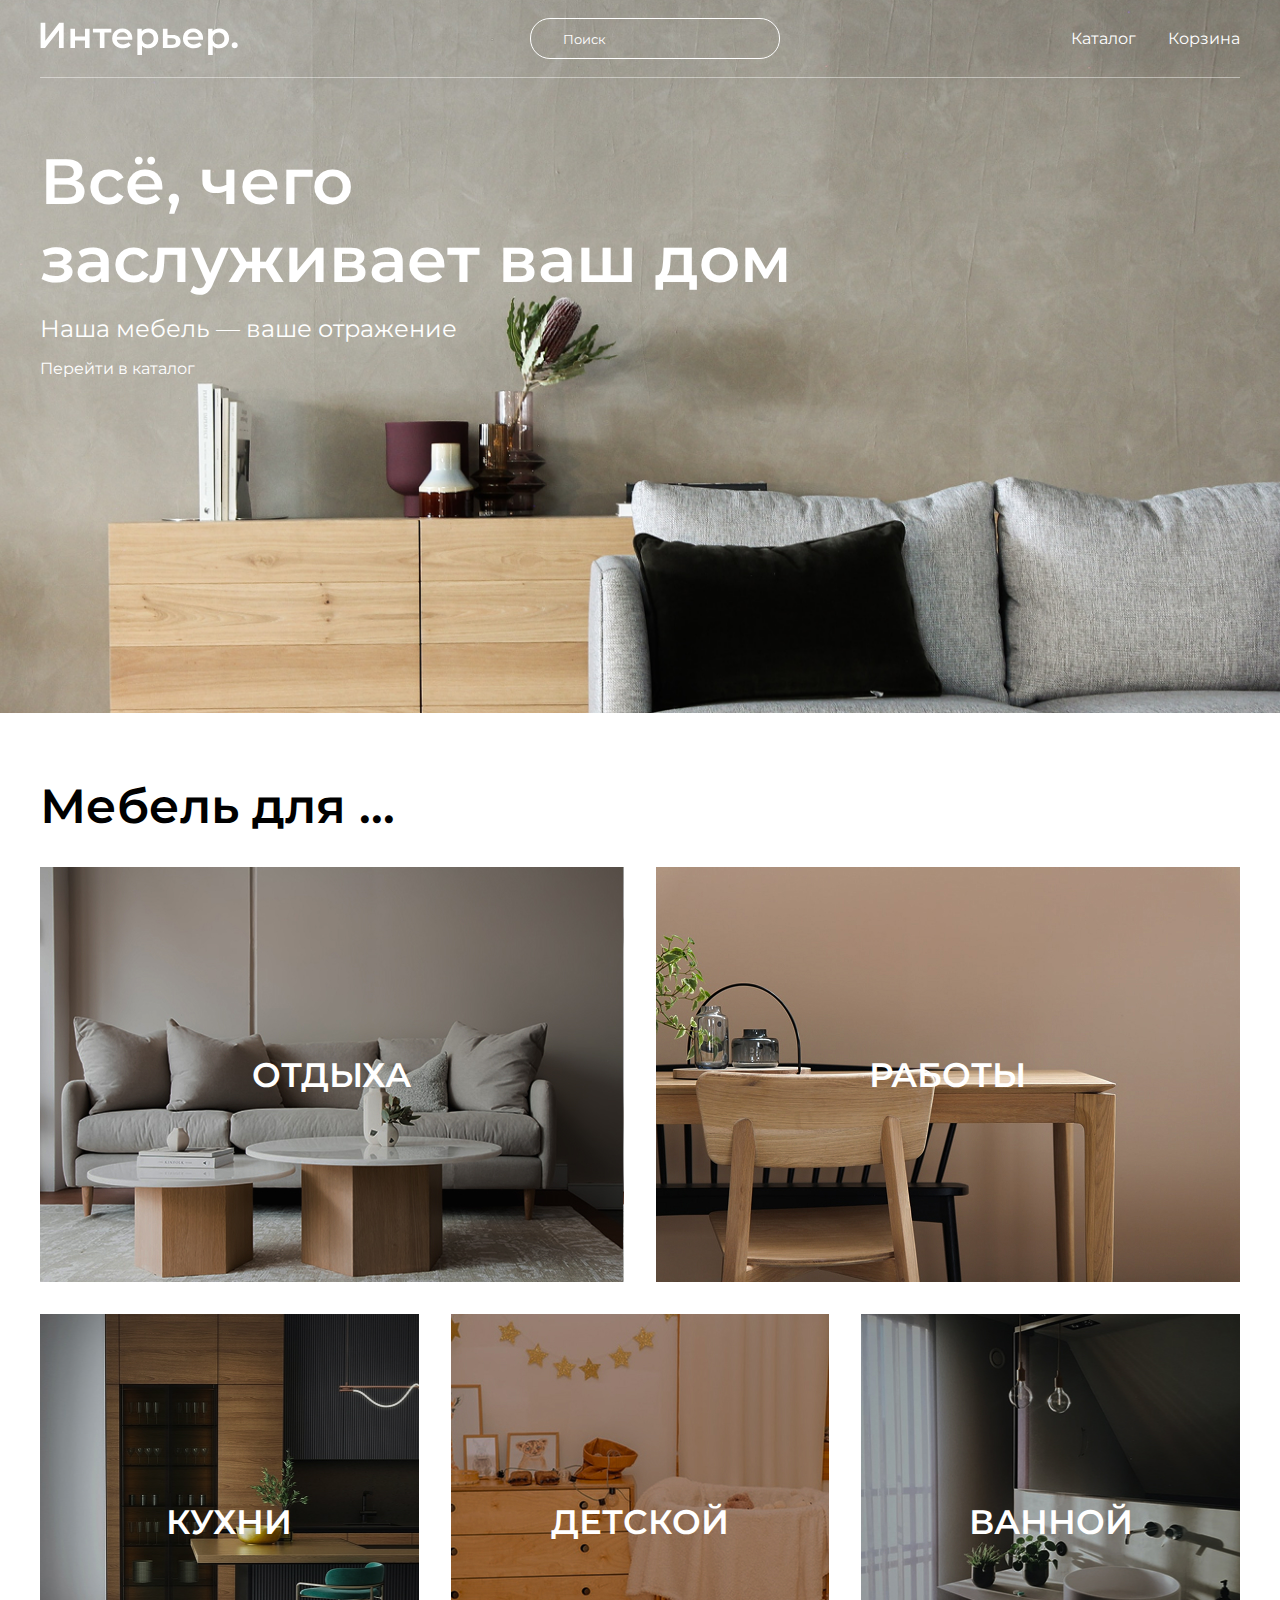
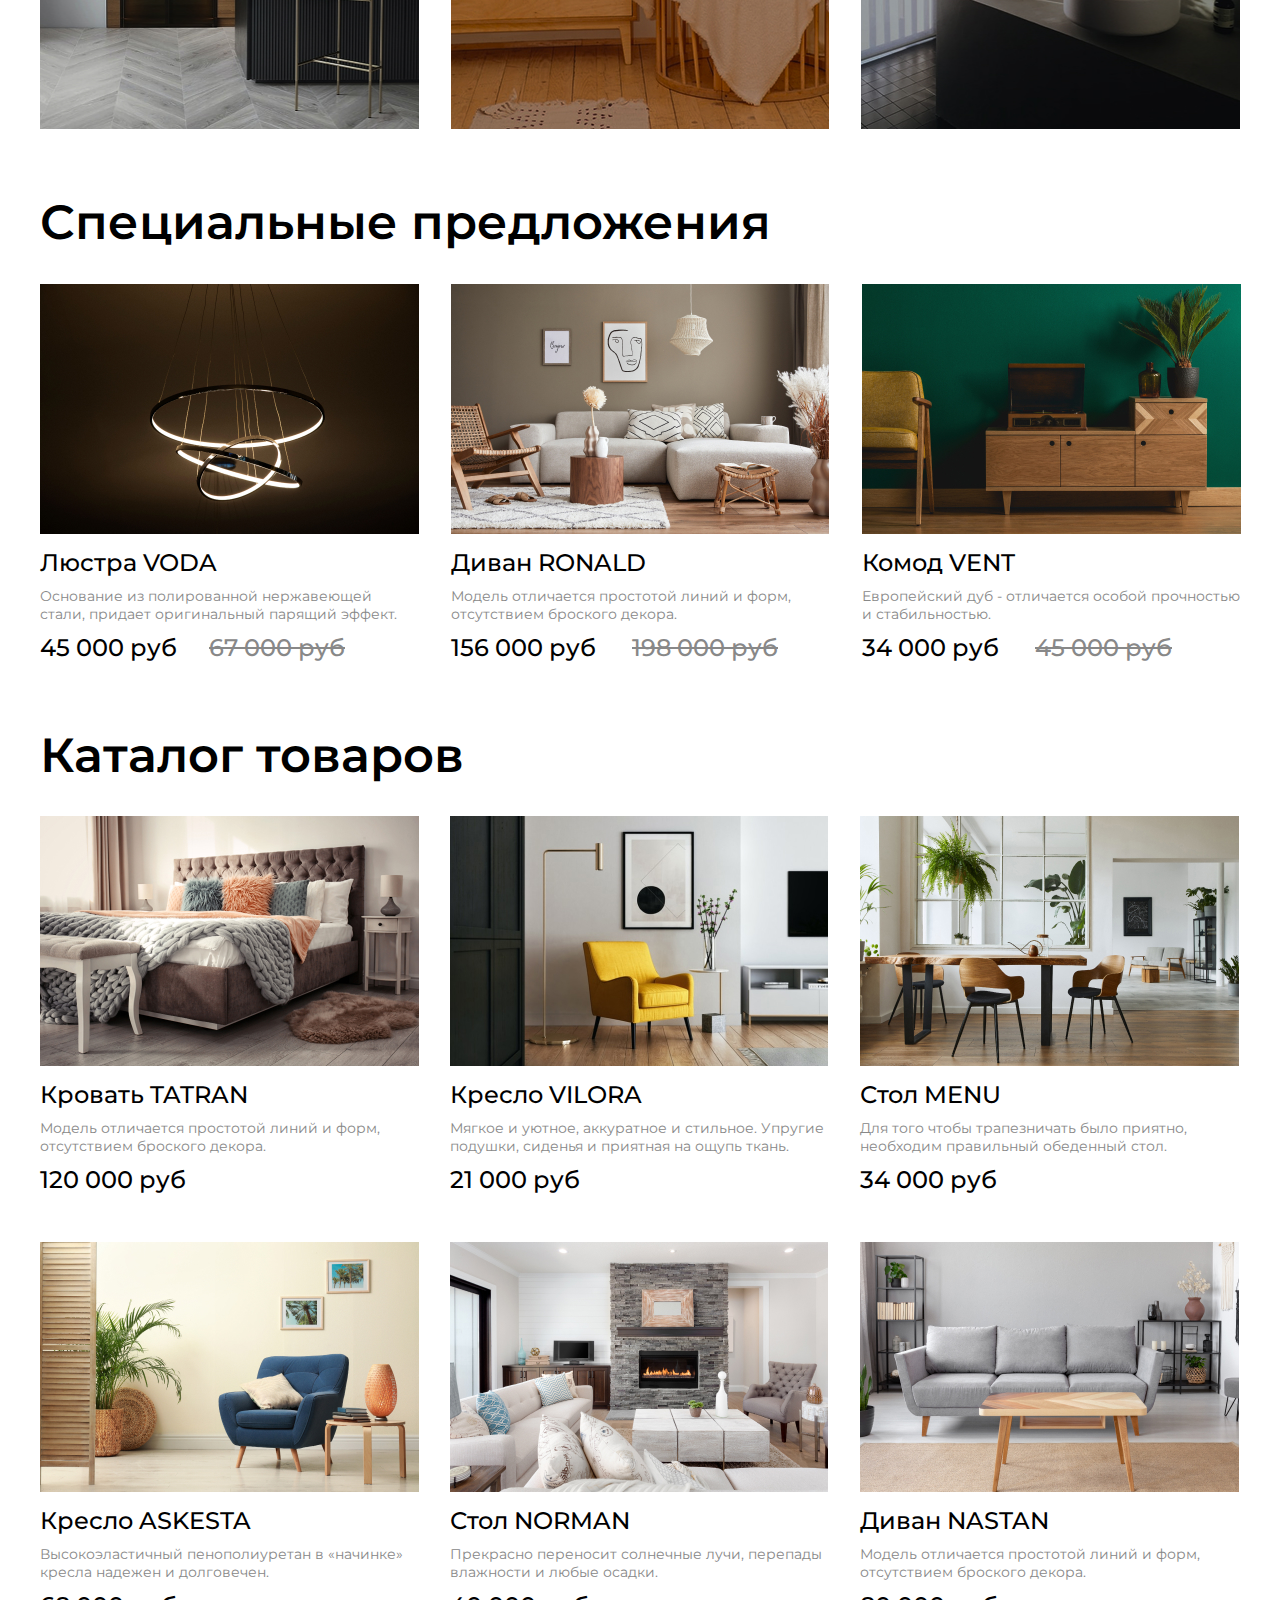
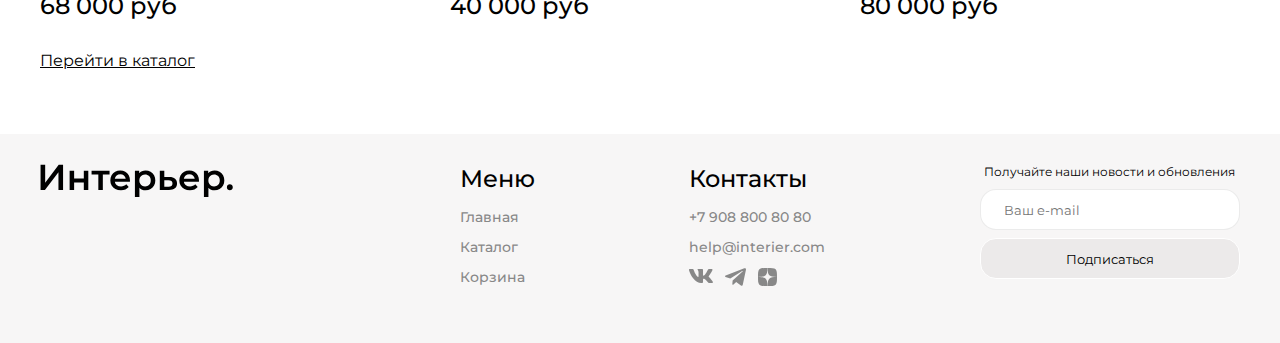
<file: index.html>
<!DOCTYPE html>
<html lang="en">

<head>
    <meta charset="UTF-8">
    <meta name="viewport" content="width=device-width, initial-scale=1.0">
    <title>Document</title>
    <link rel="stylesheet" href="style.css">
</head>

<body>
    <header class="header">
        <div class="header__center">
            <div class="header__menu">
                <img src="svg/logo.svg" alt="logo" class="header__logo">
                <input type="search" placeholder="Поиск" class="header__input">
                <ul class="header__nav">
                    <li class="header__nav-item"> <a href="catalog.html" class="header__link">Каталог</a></li>
                    <li class="header__nav-item header__cart-wrapper"> <a href="cart.html"
                            class="header__link">Корзина</a>
                        <div class="cart-modal">
                            <div class="cart-modal__title">Ваша корзина</div>
                            <div class="cart-modal__items">
                                <div class="cart-modal__item">
                                    <img src="img/Диван-NASTAN.jpg" alt="Диван NASTAN" class="cart-modal__img">
                                    <div>
                                        <div class="cart-modal__name">Диван NASTAN</div>
                                        <div class="cart-modal__price">80 000 руб</div>
                                    </div>
                                </div>
                                <div class="cart-modal__item">
                                    <img src="img/Кресло-VILORA.jpg" alt="Кресло VILORA" class="cart-modal__img">
                                    <div>
                                        <div class="cart-modal__name">Кресло VILORA</div>
                                        <div class="cart-modal__price">21 000 руб</div>
                                    </div>
                                </div>
                            </div>
                            <a href="cart.html" class="cart-modal__btn">Перейти в корзину</a>
                        </div>
                    </li>
                </ul>
                <div class="menu-mobile">
                    <a href="#">
                        <img src="svg/Group202.png" alt="поиск">
                        <span class="visually-hidden">Поиск</span>
                    </a>
                    <a href="catalog.html">
                        <img src="svg/Group201.png" alt="каталог">
                        <span class="visually-hidden">Перейти в каталог</span>
                    </a>
                    <a href="cart.html">
                        <img src="svg/Group54.png" alt="корзина">
                        <span class="visually-hidden">Перейти в корзину</span>
                    </a>
                </div>
            </div>
            <h1 class="header__title">Всё, чего заслуживает ваш дом</h1>
            <p class="header__info">Наша мебель — ваше отражение</p>
            <a href="catalog.html" class="header__link">Перейти в каталог</a>
        </div>
    </header>
    <main class="main">
        <section class="area">
            <h2 class="area__title"> Мебель для ...</h2>
            <div class="area__content">
                <article class="area__rest area__item-big">
                    <p class="area__name">отдыха</p>
                </article>
                <article class="area__work area__item-big">
                    <p class="area__name">работы</p>
                </article>
                <article class="area__kitchen area__item">
                    <p class="area__name">кухни</p>
                </article>
                <article class="area__children area__item">
                    <p class="area__name">детской</p>
                </article>
                <article class="area__bathroom area__item">
                    <p class="area__name">ванной</p>
                </article>
            </div>
        </section>
        <section class="specialties">
            <h2 class="specialties__title">Специальные предложения </h2>
            <div class="specialties__content">
                <article class="product">
                    <div class="bags">
                        <a href="cart.html" class="button" aria-label="В корзину">
                            <img src="svg/Group4.svg" alt="корзина">
                        </a>
                        <a href="#" class="button" aria-label="Избранное">
                            <img src="svg/coolicon.svg" alt="избранное" class="button__icon-fave">
                        </a>
                    </div>
                    <img src="img/Люстра-VODA.jpg" alt="chandelier voda" class="product__img">
                    <h3 class="product__title">Люстра VODA</h3>
                    <p class="product__text">Основание из полированной нержавеющей стали, придает оригинальный парящий
                        эффект.</p>
                    <div class="product__box-price">
                        <span class="price"> 45 000 руб</span>
                        <span class="price-sale"> 67 000 руб</span>
                    </div>
                </article>
                <article class="product">
                    <div class="bags">
                        <a href="cart.html" class="button" aria-label="В корзину">
                            <img src="svg/Group4.svg" alt="корзина">
                        </a>
                        <a href="#" class="button" aria-label="Избранное">
                            <img src="svg/coolicon.svg" alt="избранное" class="button__icon-fave">
                        </a>
                    </div>
                    <img src="img/Диван-RONALD.jpg" alt="sofa-ronald" class="product__img">
                    <h3 class="product__title">Диван RONALD</h3>
                    <p class="product__text">Модель отличается простотой линий и форм, отсутствием броского декора.</p>
                    <div class="product-box-price">
                        <span class="price">156 000 руб</span>
                        <span class="price-sale">198 000 руб</span>
                    </div>
                </article>
                <article class="product">
                    <div class="bags">
                        <a href="cart.html" class="button" aria-label="В корзину">
                            <img src="svg/Group4.svg" alt="корзина">
                        </a>
                        <a href="#" class="button" aria-label="Избранное">
                            <img src="svg/coolicon.svg" alt="избранное" class="button__icon-fave">
                        </a>
                    </div>
                    <img src="img/Комод-VENT.jpg" alt="cupboard-vent" class="product__img">
                    <h3 class="product__title">Комод VENT</h3>
                    <p class="product__text">Европейский дуб - отличается особой прочностью и стабильностью.</p>
                    <div class="product-box-price">
                        <span class="price">34 000 руб</span>
                        <span class="price-sale">45 000 руб</span>
                    </div>
                </article>
            </div>
        </section>
        <section class="catalog">
            <h2 class="catalog__title">Каталог товаров</h2>
            <div class="catalog__content">
                <article class="product">
                    <div class="bags">
                        <a href="cart.html" class="button" aria-label="В корзину">
                            <img src="svg/Group4.svg" alt="корзина">
                        </a>
                        <a href="#" class="button" aria-label="Избранное">
                            <img src="svg/heart_outline.svg" alt="избранное" class="button__icon-fave">
                        </a>
                    </div>
                    <img src="img/Кровать-TATRAN.jpg" alt="bed-tatran" class="product__img">
                    <h3 class="product__title">Кровать TATRAN</h3>
                    <p class="product__text">Модель отличается простотой линий и форм, отсутствием броского декора.</p>
                    <p class="price">120 000 руб</p>
                </article>
                <article class="product">
                    <div class="bags">
                        <a href="cart.html" class="button" aria-label="В корзину">
                            <img src="svg/Group4.svg" alt="корзина">
                        </a>
                        <a href="#" class="button" aria-label="Избранное">
                            <img src="svg/heart_outline.svg" alt="избранное" class="button__icon-fave">
                        </a>
                    </div>
                    <img src="img/Кресло-VILORA.jpg" alt="armchair-vilora" class="product__img">
                    <h3 class="product__title">Кресло VILORA</h3>
                    <p class="product__text">Мягкое и уютное, аккуратное и стильное. Упругие подушки, сиденья и приятная
                        на ощупь ткань.</p>
                    <p class="price">21 000 руб</p>
                </article>
                <article class="product">
                    <div class="bags">
                        <a href="cart.html" class="button" aria-label="В корзину">
                            <img src="svg/Group4.svg" alt="корзина">
                        </a>
                        <a href="#" class="button" aria-label="Избранное">
                            <img src="svg/heart_outline.svg" alt="избранное" class="button__icon-fave">
                        </a>
                    </div>
                    <img src="img/Стол-MENU.jpg" alt="table-menu" class="product__img">
                    <h3 class="product__title">Стол MENU</h3>
                    <p class="product__text">Для того чтобы трапезничать было приятно, необходим правильный обеденный
                        стол.</p>
                    <p class="price">34 000 руб</p>
                </article>
                <article class="product">
                    <div class="bags">
                        <a href="cart.html" class="button" aria-label="В корзину">
                            <img src="svg/Group4.svg" alt="корзина">
                        </a>
                        <a href="#" class="button" aria-label="Избранное">
                            <img src="svg/heart_outline.svg" alt="избранное" class="button__icon-fave">
                        </a>
                    </div>
                    <img src="img/Кресло-ASKESTA.jpg" alt="armchair-asketa" class="product__img">
                    <h3 class="product__title">Кресло ASKESTA</h3>
                    <p class="product__text">Высокоэластичный пенополиуретан в «начинке» кресла надежен и долговечен.
                    </p>
                    <p class="price">68 000 руб</p>
                </article>
                <article class="product">
                    <div class="bags">
                        <a href="cart.html" class="button" aria-label="В корзину">
                            <img src="svg/Group4.svg" alt="корзина">
                        </a>
                        <a href="#" class="button" aria-label="Избранное">
                            <img src="svg/heart_outline.svg" alt="избранное" class="button__icon-fave">
                        </a>
                    </div>
                    <img src="img/Стол-NORMAN.jpg" alt="table-norman" class="product__img">
                    <h3 class="product__title">Стол NORMAN</h3>
                    <p class="product__text">Прекрасно переносит солнечные лучи, перепады влажности и любые осадки.</p>
                    <p class="price">40 000 руб</p>
                </article>
                <article class="product">
                    <div class="bags">
                        <a href="cart.html" class="button" aria-label="В корзину">
                            <img src="svg/Group4.svg" alt="корзина">
                        </a>
                        <a href="#" class="button" aria-label="Избранное">
                            <img src="svg/heart_outline.svg" alt="избранное" class="button__icon-fave">
                        </a>
                    </div>
                    <img src="img/Диван-NASTAN.jpg" alt="sofa-nastan" class="product__img">
                    <h3 class="product__title">Диван NASTAN</h3>
                    <p class="product__text">Модель отличается простотой линий и форм, отсутствием броского декора.</p>
                    <p class="price">80 000 руб</p>
                </article>
            </div>
            <a href="catalog.html" class="catalog__link">Перейти в каталог</a>
        </section>
    </main>
    <footer class="footer">
        <div class="footer__content">
            <div class="footer__logo">
                <img src="svg/footer__logo.svg" alt="Лого">
            </div>

            <nav class="footer__nav">
                <h4 class="footer__title">Меню</h4>
                <ul>
                    <li><a href="index.html" class="footer__nav-link">Главная</a> </li>
                    <li><a href="catalog.html" class="footer__nav-link">Каталог</a></li>
                    <li><a href="cart.html" class="footer__nav-link">Корзина</a></li>
                </ul>
            </nav>
            <div class="footer__info">
                <div class="footer-contacts">
                    <h4 class="footer__title">Контакты</h4>
                    <a href="number" class="footer__nav-link">+7 908 800 80 80</a>
                    <a href="email" class="footer__nav-link">help@interier.com</a>
                    <div class="footer__icons">
                        <a href="https://vk.com/" class="footer-item1"> <img src="svg/vk.svg" alt="VK"></a>
                        <a href="https://web.telegram.org/a/" class="footer-item2"><img src="svg/telegram.svg"
                                alt="Телеграмм"></a>
                        <a href="https://dzen.ru/" class="footer-item3"><img src="svg/dzen.svg" alt="Дзен"></a>
                    </div>
                </div>
            </div>
            <div class="footer__form">
                <p class="footer__text">Получайте наши новости и обновления</p>
                <input type="email" class="footer__input" placeholder="Ваш e-mail">
                <button class="footer__button" type="submit">Подписаться</button>

            </div>
        </div>
    </footer>
</body>

</html>
</file>
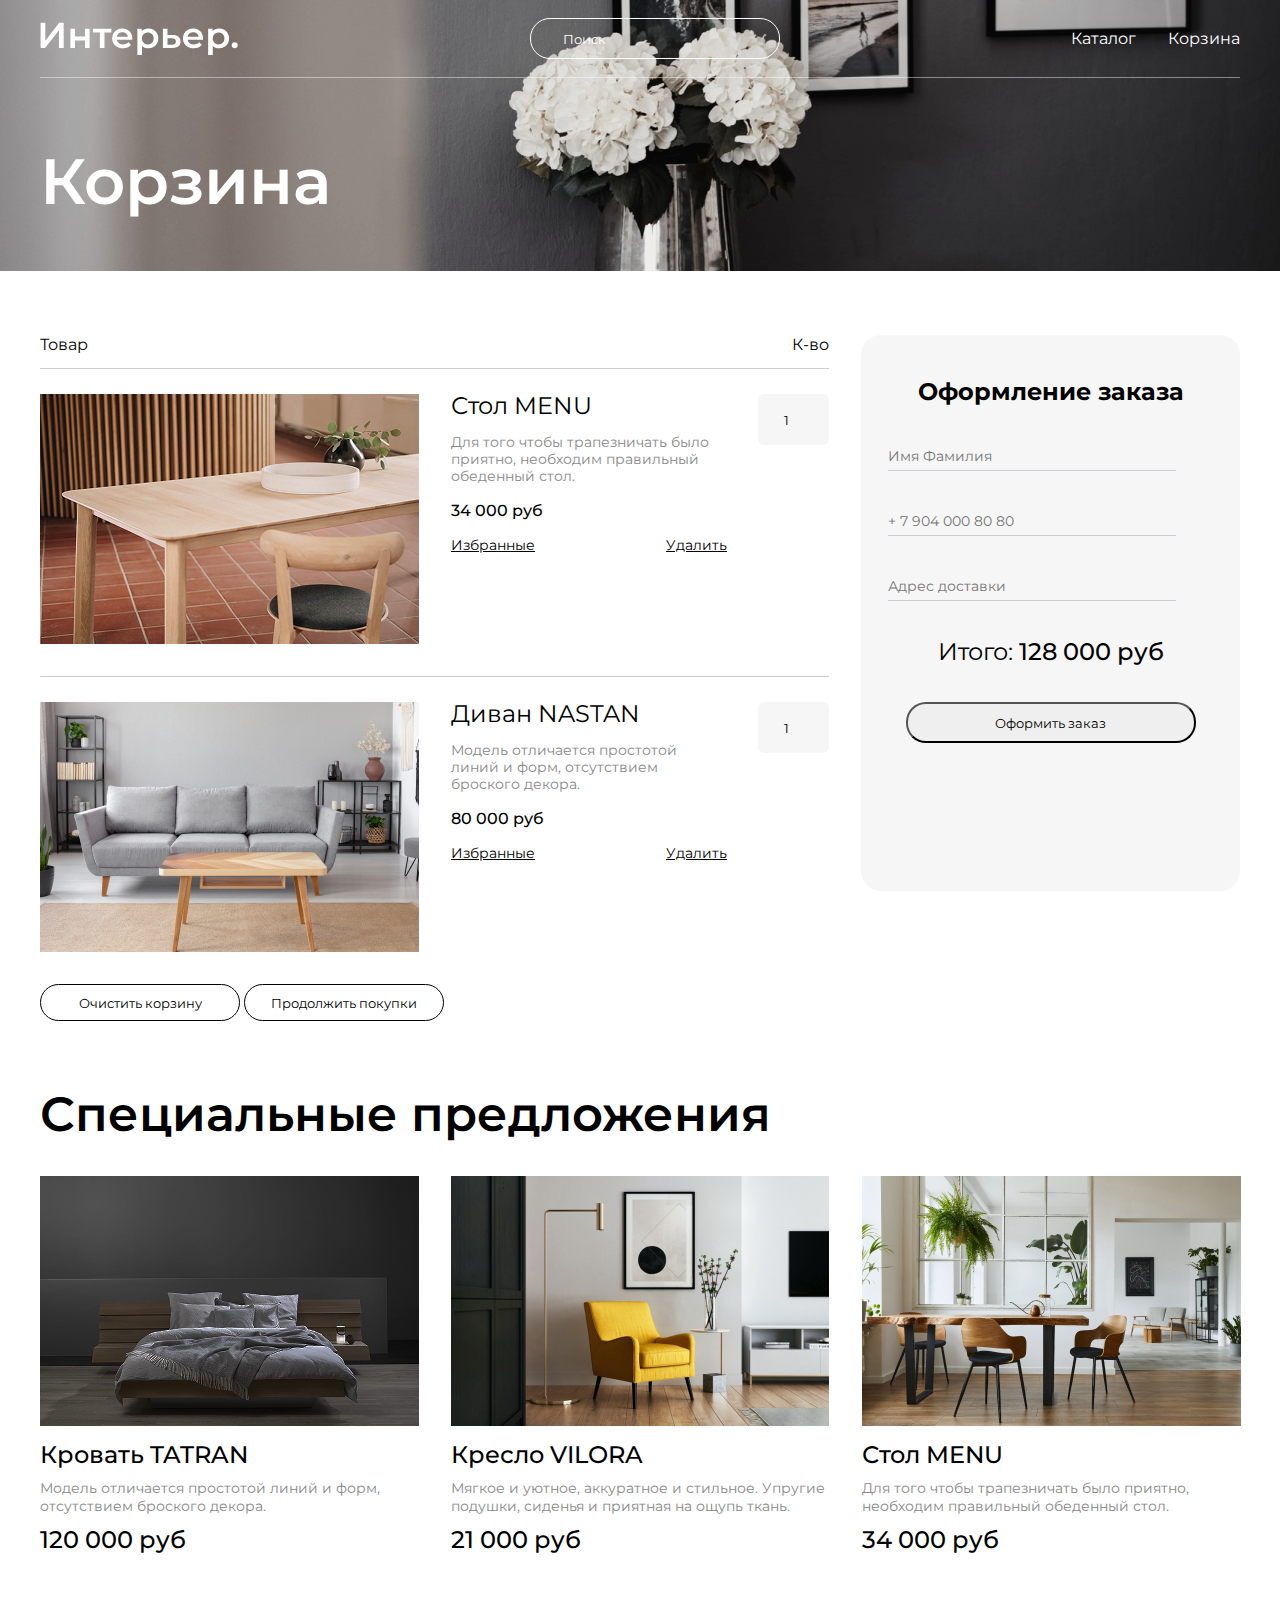
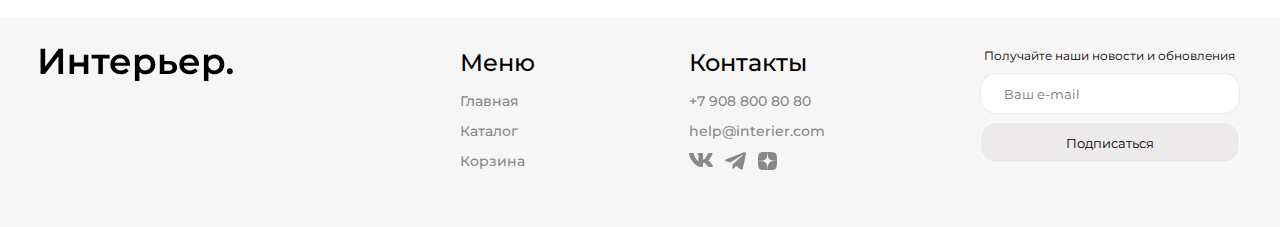
<file: cart.html>
<!DOCTYPE html>
<html lang="en">

<head>
    <meta charset="UTF-8">
    <meta name="viewport" content="width=device-width, initial-scale=1.0">
    <title>Document</title>
    <link rel="stylesheet" href="style.css">
    <link href="https://fonts.googleapis.com/css2?family=Montserrat:wght@100..900&display=swap" rel="stylesheet">
</head>

<body>
    <header class="header__cart">
        <div class="header__center">
            <div class="header__menu">
                <img src="svg/logo.svg" alt="logo" class="header__logo">
                <input type="search" placeholder="Поиск" class="header__input">
                <ul class="header__nav">
                    <li class="header__nav-item"> <a href="catalog.html" class="header__link">Каталог</a></li>
                    <li class="header__nav-item"> <a href="cart.html" class="header__link">Корзина</a></li>
                </ul>
                <div class="menu-mobile">
                    <a href="#">
                        <img src="svg/Group202.png" alt="поиск">
                        <span class="visually-hidden">Поиск</span>
                    </a>
                    <a href="catalog.html">
                        <img src="svg/Group201.png" alt="каталог">
                        <span class="visually-hidden">Перейти в каталог</span>
                    </a>
                    <a href="cart.html">
                        <img src="svg/Group54.png" alt="корзина">
                        <span class="visually-hidden">Перейти в корзину</span>
                    </a>
                </div>
            </div>
            <div>
                <h1 class="header__title">Корзина</h1>
            </div>
        </div>
    </header>
    <main class="main">
        <section class="cart">
            <article class="cart__content">
                <div class="cart__name-box">
                    <p class="cart__name-box-item">Товар</p>
                    <p class="cart__name-box-item">К-во</p>
                </div>
                <div class="cart__item">
                    <div class="cart__left">
                        <img src="img/Стол-MENU_2.png" class="cart__left-img" alt="table-menu">
                        <div class="cart__info">
                            <h4 class="cart__info-title">Стол MENU</h4>
                            <p class="cart__info-text">Для того чтобы трапезничать было приятно, необходим правильный
                                обеденный стол.</p>
                            <p class="cart__info-price">34 000 руб</p>
                            <div class="cart__link-box">
                                <a href="#">Избранные</a>
                                <a href="#">Удалить</a>
                            </div>
                        </div>
                    </div>
                    <input class="cart__input" type="number" value="1" min="1">
                </div>
                <div class="cart__item">
                    <div class="cart__left">
                        <img src="img/Диван-NASTAN.jpg" class="cart__left-img" alt="sofa-nastan">
                        <div class="cart__info">
                            <h4 class="cart__info-title">Диван NASTAN</h4>
                            <p class="cart__info-text">Модель отличается простотой линий и форм, отсутствием броского
                                декора.</p>
                            <p class="cart__info-price">80 000 руб</p>
                            <div class="cart__link-box">
                                <a href="#">Избранные</a>
                                <a href="#">Удалить</a>
                            </div>
                        </div>
                    </div>
                    <input class="cart__input" type="number" value="1" min="1">
                </div>
                <div class="cart__buttons">
                    <button type="reset" class="cart__content-btn">Очистить корзину</button>
                    <button type="submit" class="cart__content-btn2">Продолжить покупки</button>
                </div>
            </article>

            <article class="cart__form">
                <h3 class="cart__form-title">Оформление заказа</h3>
                <input type="text" class="cart__form-item" placeholder="Имя Фамилия">
                <input type="tel" class="cart__form-item" placeholder="+ 7 904 000 80 80">
                <input type="text" class="cart__form-item" placeholder="Адрес доставки">
                <p class="cart__form-price">Итого:
                    <span class="cart__form-sum">128 000 руб</span>
                </p>
                <button type="submit" class="cart__form-btn">Оформить заказ</button>
            </article>
        </section>
        <section class="specialties">
            <h2 class="specialties__title">Специальные предложения </h2>
            <div class="specialties__content">
                <article class="product">
                    <div class="bags">
                        <a href="cart.html" class="button" aria-label="В корзину">
                            <img src="svg/Group4.svg" alt="корзина">
                        </a>
                        <a href="#" class="button" aria-label="Избранное">
                            <img src="svg/heart_outline.svg" alt="избранное" class="button__icon-fave">
                        </a>
                    </div>
                    <img src="img/Кровать-TATRAN_2.jpg" alt="bed-tatran" class="product__img">
                    <h3 class="product__title">Кровать TATRAN</h3>
                    <p class="product__text">Модель отличается простотой линий и форм, отсутствием броского декора.</p>
                    <p class="price">120 000 руб</p>
                </article>
                <article class="product">
                    <div class="bags">
                        <a href="cart.html" class="button" aria-label="В корзину">
                            <img src="svg/Group4.svg" alt="корзина">
                        </a>
                        <a href="#" class="button" aria-label="Избранное">
                            <img src="svg/heart_outline.svg" alt="избранное" class="button__icon-fave">
                        </a>
                    </div>
                    <img src="img/Кресло-VILORA.jpg" alt="armchair-vilora" class="product__img">
                    <h3 class="product__title">Кресло VILORA</h3>
                    <p class="product__text">Мягкое и уютное, аккуратное и стильное. Упругие подушки, сиденья и приятная
                        на ощупь ткань.</p>
                    <p class="price">21 000 руб</p>
                </article>
                <article class="product">
                    <div class="bags">
                        <a href="cart.html" class="button" aria-label="В корзину">
                            <img src="svg/Group4.svg" alt="корзина">
                        </a>
                        <a href="#" class="button" aria-label="Избранное">
                            <img src="svg/heart_outline.svg" alt="избранное" class="button__icon-fave">
                        </a>
                    </div>
                    <img src="img/Стол-MENU.jpg" alt="table-menu" class="product__img">
                    <h3 class="product__title">Стол MENU</h3>
                    <p class="product__text">Для того чтобы трапезничать было приятно, необходим правильный обеденный
                        стол.
                    </p>
                    <p class="price">34 000 руб</p>
                </article>
            </div>
        </section>
    </main>
    <footer class="footer">
        <div class="footer__content">
            <div class="footer__logo">
                <img src="svg/footer__logo.svg" alt="Лого">
            </div>

            <nav class="footer__nav">
                <h4 class="footer__title">Меню</h4>
                <ul>
                    <li><a href="index.html" class="footer__nav-link">Главная</a> </li>
                    <li><a href="catalog.html" class="footer__nav-link">Каталог</a></li>
                    <li><a href="cart.html" class="footer__nav-link">Корзина</a></li>
                </ul>
            </nav>
            <div class="footer__info">
                <div class="footer-contacts">
                    <h4 class="footer__title">Контакты</h4>
                    <a href="number" class="footer__nav-link">+7 908 800 80 80</a>
                    <a href="email" class="footer__nav-link">help@interier.com</a>
                    <div class="footer__icons">
                        <a href="https://vk.com/" class="footer-item1"> <img src="svg/vk.svg" alt="VK"></a>
                        <a href="https://web.telegram.org/a/" class="footer-item2"><img src="svg/telegram.svg" alt="Телеграмм"></a>
                        <a href="https://dzen.ru/" class="footer-item3"><img src="svg/dzen.svg" alt="Дзен"></a>
                    </div>
                </div>
            </div>
            <div class="footer__form">
                <p class="footer__text">Получайте наши новости и обновления</p>
                <input type="email" class="footer__input" placeholder="Ваш e-mail">
                <button class="footer__button" type="submit">Подписаться</button>

            </div>
        </div>
    </footer>
</body>

</html>
</file>
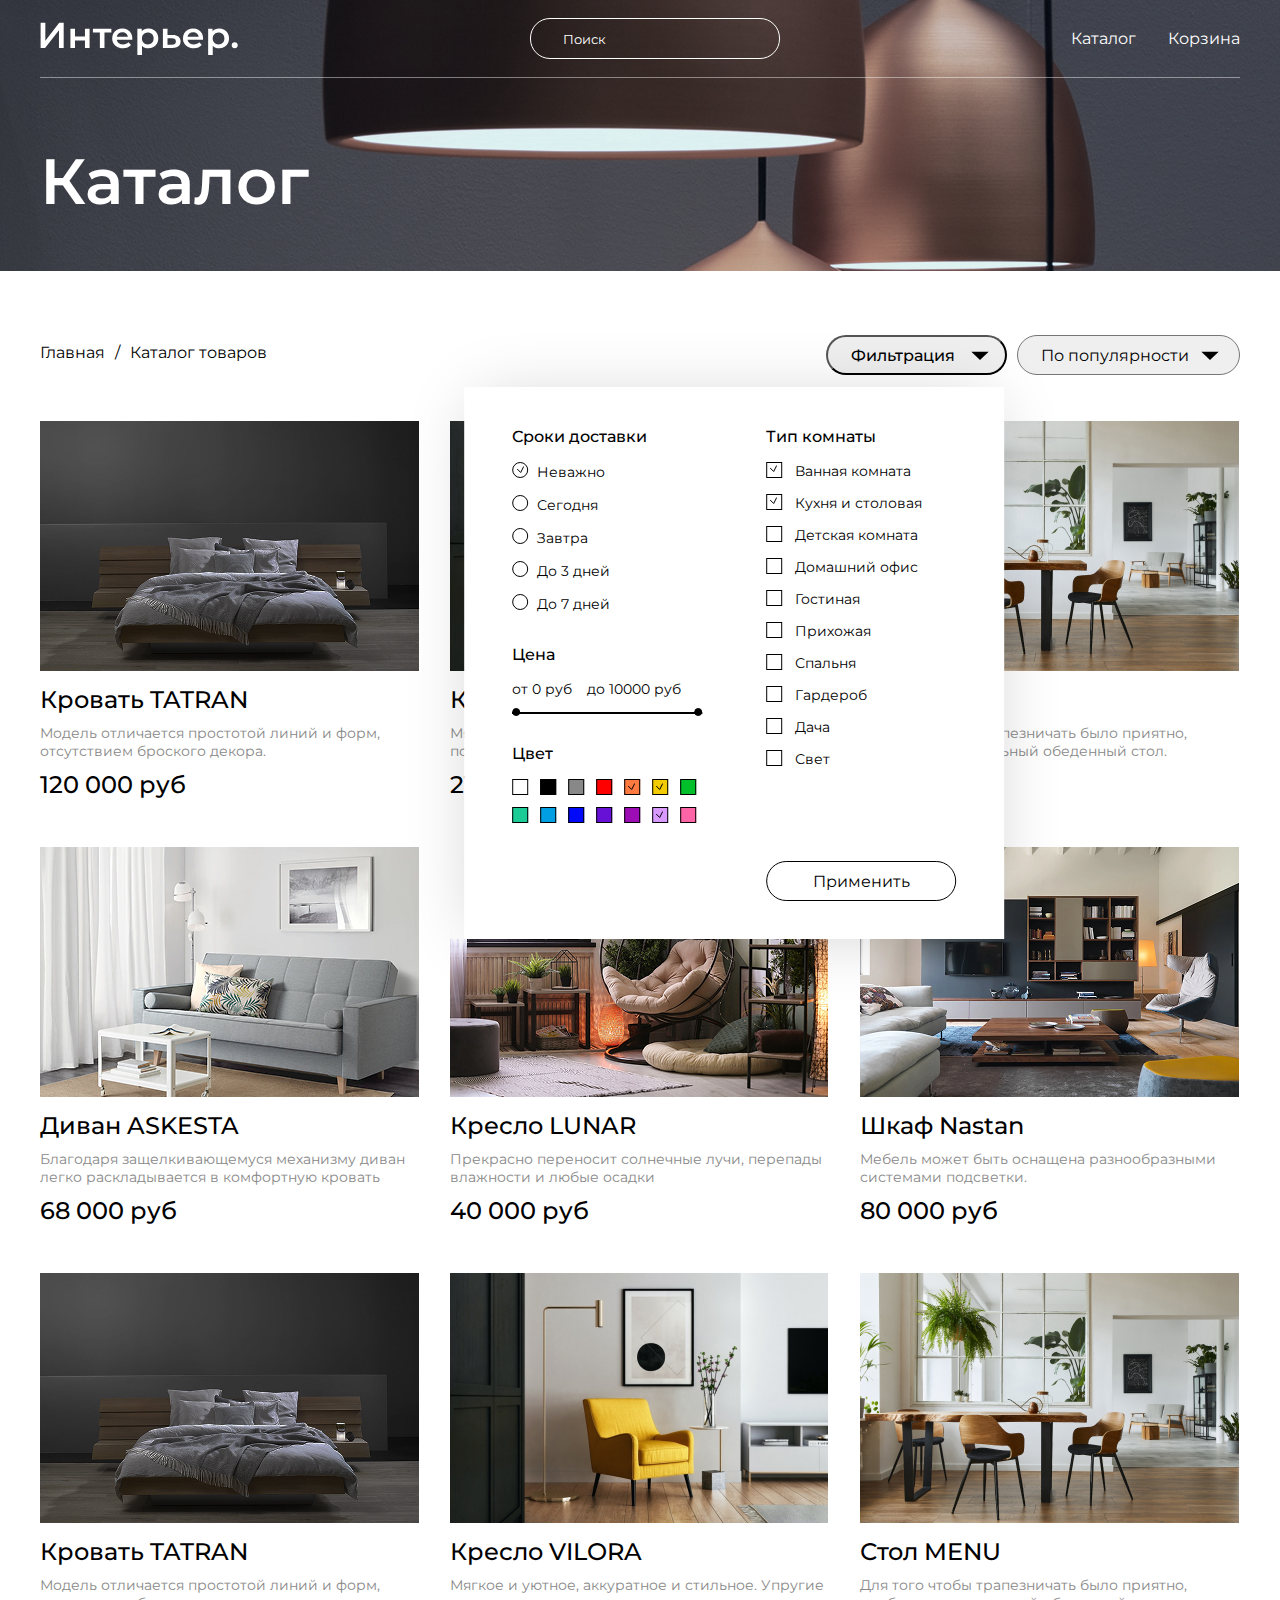
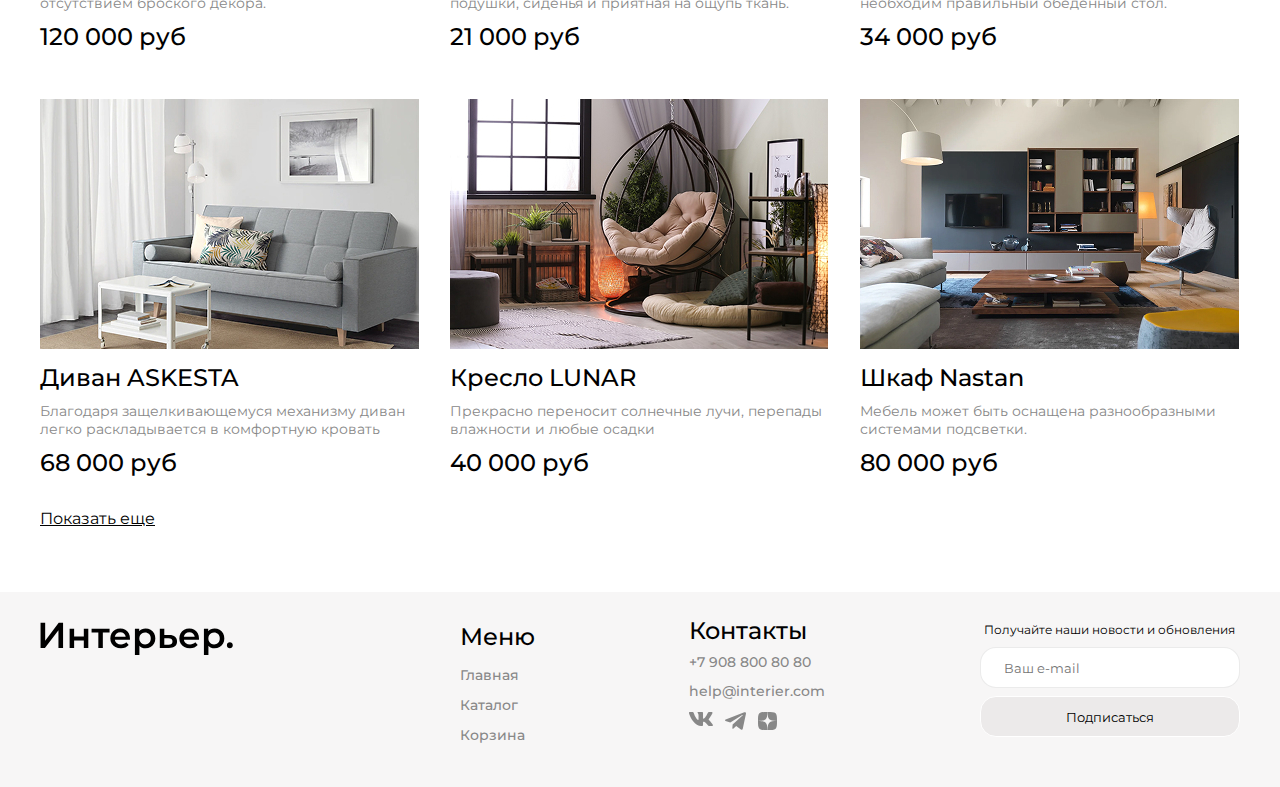
<file: catalog.html>
<!DOCTYPE html>
<html lang="en">

<head>
    <meta charset="UTF-8">
    <meta name="viewport" content="width=device-width, initial-scale=1.0">
    <title>Document</title>
    <link rel="stylesheet" href="style.css">
    <link href="https://fonts.googleapis.com/css2?family=Montserrat:wght@100..900&display=swap" rel="stylesheet">
</head>

<body>
    <header class="header__catalog">
        <div class="header__center">
            <div class="header__menu">
                <img src="svg/logo.svg" alt="logo" class="header__logo">
                <input type="search" placeholder="Поиск" class="header__input">
                <ul class="header__nav">
                    <li class="header__nav-item"> <a href="catalog.html" class="header__link">Каталог</a></li>
                    <li class="header__nav-item"> <a href="cart.html" class="header__link">Корзина</a></li>
                </ul>
                <div class="menu-mobile">
                    <a href="#">
                        <img src="svg/Group202.png" alt="поиск">
                        <span class="visually-hidden">Поиск</span>
                    </a>
                    <a href="catalog.html">
                        <img src="svg/Group201.png" alt="каталог">
                        <span class="visually-hidden">Перейти в каталог</span>
                    </a>
                    <a href="cart.html">
                        <img src="svg/Group54.png" alt="корзина">
                        <span class="visually-hidden">Перейти в корзину</span>
                    </a>
                </div>
            </div>
            <div>
                <h1 class="header__title">Каталог</h1>
            </div>
        </div>
    </header>
    <main class="main">
        <div class="main__nav">
            <ul class="main__link">
                <li class="main__link-item"> <a href="index.html">Главная</a> </li>
                <li class="main__link-item">/</li>
                <li class="main__link-item"> <a href="catalog.html">Каталог товаров</a></li>
            </ul>
            <div class="main__select">
                <button type="button" class="main__select-item main__select-button">Фильтрация</button>
                <form class="main__select-button-options" action="#" method="get">
                    <article class="main__form">
                        <div class="main__form-box">
                            <fieldset class="main__fieldset">
                                <legend class="main__legend">Сроки доставки</legend>
                                <div class="main-radio-btn">
                                    <input type="radio" id="nomatter" name="delivery-time" value="nomatter" checked>
                                    <label class="main__label" for="nomatter">Неважно</label>
                                </div>
                                <div class="main__radio-btn">
                                    <input type="radio" id="today" name="delivery-time" value="today">
                                    <label class="main__label" for="today">Сегодня</label>
                                </div>
                                <div class="main__radio-btn">
                                    <input type="radio" id="tomorrow" name="delivery-time" value="tomorrow">
                                    <label class="main__label" for="tomorrow">Завтра</label>
                                </div>
                                <div class="main__radio-btn">
                                    <input type="radio" id="three-days" name="delivery-time" value="three-days">
                                    <label class="main__label" for="three-days">До 3 дней</label>
                                </div>
                                <div class="main__radio-btn">
                                    <input type="radio" id="seven-days" name="delivery-time" value="seven-days">
                                    <label class="main__label" for="seven-days">До 7 дней</label>
                                </div>
                            </fieldset>
                            <fieldset class="main__fieldset">
                                <legend class="main__legend">Цена</legend>
                                <div class="main__range-price">
                                    <p>
                                        от <span>0 руб</span>
                                    </p>
                                    <p>
                                        до <span>10000 руб</span>
                                    </p>
                                </div>
                                <div class="main__range">
                                    <input type="range" id="min" min="0" max="100000" value="0" step="1000">
                                    <input type="range" id="max" min="0" max="100000" value="100000" step="1000">
                                </div>
                            </fieldset>
                            <fieldset class="main__fieldset-color">
                                <legend class="main__legend">Цвет</legend>
                                <div class="main__checkbox-color">
                                    <div>
                                        <input type="checkbox" name="color-white" id="white" value="white"
                                            class="white">
                                        <label for="white"></label>
                                    </div>
                                    <div>
                                        <input type="checkbox" name="color-black" id="black" value="black"
                                            class="black">
                                        <label for="black"></label>
                                    </div>
                                    <div>
                                        <input type="checkbox" name="color-gray" id="gray" value="gray" class="gray">
                                        <label for="gray"></label>
                                    </div>
                                    <div>
                                        <input type="checkbox" name="color-red" id="red" value="red" class="red">
                                        <label for="red"></label>
                                    </div>
                                    <div>
                                        <input type="checkbox" name="color-orange" id="orange" value="orange"
                                            class="orange" checked>
                                        <label for="orange"></label>
                                    </div>
                                    <div>
                                        <input type="checkbox" name="color-yellow" id="yellow" value="yellow"
                                            class="yellow" checked>
                                        <label for="yellow"></label>
                                    </div>
                                    <div>
                                        <input type="checkbox" name="color-green" id="green" value="green"
                                            class="green">
                                        <label for="green"></label>
                                    </div>
                                    <div>
                                        <input type="checkbox" name="color-mint" id="mint" value="mint" class="mint">
                                        <label for="mint"></label>
                                    </div>
                                    <div>
                                        <input type="checkbox" name="color-lightblue" id="lightblue" value="lightblue"
                                            class="lightblue">
                                        <label for="lightblue"></label>
                                    </div>
                                    <div>
                                        <input type="checkbox" name="color-blue" id="blue" value="blue" class="blue">
                                        <label for="blue"></label>
                                    </div>
                                    <div>
                                        <input type="checkbox" name="color-lilac" id="lilac" value="lilac"
                                            class="lilac">
                                        <label for="lilac"></label>
                                    </div>
                                    <div>
                                        <input type="checkbox" name="color-violette" id="violette" value="violette"
                                            class="violette">
                                        <label for="violette"></label>
                                    </div>
                                    <div>
                                        <input type="checkbox" name="color-lightpurple" id="lightpurple"
                                            value="lightpurple" class="lightpurple" checked>
                                        <label for="lightpurple"></label>
                                    </div>
                                    <div>
                                        <input type="checkbox" name="color-pink" id="pink" value="pink" class="pink">
                                        <label for="pink"></label>
                                    </div>
                                </div>
                            </fieldset>
                        </div>
                        <fieldset class="main__fieldset">
                            <legend class="main__legend">Тип комнаты</legend>
                            <div class="main__checkbox">
                                <input type="checkbox" name="bathroom" id="bath" value="bath" checked>
                                <label class="main__checkbox-label" for="bath">Ванная комната</label>
                            </div>
                            <div>
                                <input type="checkbox" name="room-kitchen" id="kitchen" value="kitchen" checked>
                                <label class="main__checkbox-label" for="kitchen">Кухня и столовая</label>
                            </div>
                            <div>
                                <input type="checkbox" name="room-children" id="children" value="kitchen">
                                <label class="main__checkbox-label" for="children"> Детская комната</label>
                            </div>
                            <div>
                                <input type="checkbox" name="room-office" id="office" value="office">
                                <label class="main__checkbox-label" for="office">Домашний офис</label>
                            </div>
                            <div>
                                <input type="checkbox" name="livingroom" id="livingroom" value="livingroom">
                                <label class="main__checkbox-label" for="livingroom">Гостиная</label>
                            </div>
                            <div>
                                <input type="checkbox" name="room-hall" id="hall" value="hall">
                                <label class="main__checkbox-label" for="hall">Прихожая</label>
                            </div>
                            <div>
                                <input type="checkbox" name="bedroom" id="bedroom" value="bedroom">
                                <label class="main__checkbox-label" for="bedroom">Спальня</label>
                            </div>
                            <div>
                                <input type="checkbox" name="room-wardrobe" id="wardrobe" value="wardrobe">
                                <label class="main__checkbox-label" for="wardrobe">Гардероб</label>
                            </div>
                            <div>
                                <input type="checkbox" name="room-cottege" id="cottege" value="cottege">
                                <label class="main__checkbox-label" for="cottege">Дача</label>
                            </div>
                            <div>
                                <input type="checkbox" name="room-light" id="light" value="light">
                                <label class="main__checkbox-label" for="light">Свет</label>
                            </div>
                        </fieldset>
                        <button class="main__form-button" type="submit">Применить</button>
                    </article>
                </form>
                <select name="popular" id="popular" class="main__select-item select-item2">
                    <option value="popular">По популярности</option>
                    <option value="new">Сперва новые</option>
                </select>
            </div>
        </div>
        <section class="main__catalog">
            <article class="product">
                <div class="bags">
                    <a href="cart.html" class="button" aria-label="В корзину">
                        <img src="svg/Group4.svg" alt="корзина">
                    </a>
                    <a href="#" class="button" aria-label="Избранное">
                        <img src="svg/heart_outline.svg" alt="избранное" class="button__icon-fave">
                    </a>
                </div>
                <img src="img/Кровать-TATRAN_2.jpg" alt="bed-tatran" class="product__img">
                <h3 class="product__title">Кровать TATRAN</h3>
                <p class="product__text">Модель отличается простотой линий и форм, отсутствием броского декора.</p>
                <p class="price">120 000 руб</p>
            </article>
            <article class="product">
                <div class="bags">
                    <a href="cart.html" class="button" aria-label="В корзину">
                        <img src="svg/Group4.svg" alt="корзина">
                    </a>
                    <a href="#" class="button" aria-label="Избранное">
                        <img src="svg/heart_outline.svg" alt="избранное" class="button__icon-fave">
                    </a>
                </div>
                <img src="img/Кресло-VILORA.jpg" alt="armchair-vilora" class="product__img">
                <h3 class="product__title">Кресло VILORA</h3>
                <p class="product__text">Мягкое и уютное, аккуратное и стильное. Упругие подушки, сиденья и приятная на
                    ощупь ткань.</p>
                <p class="price">21 000 руб</p>
            </article>
            <article class="product">
                <div class="bags">
                    <a href="cart.html" class="button" aria-label="В корзину">
                        <img src="svg/Group4.svg" alt="корзина">
                    </a>
                    <a href="#" class="button" aria-label="Избранное">
                        <img src="svg/heart_outline.svg" alt="избранное" class="button__icon-fave">
                    </a>
                </div>
                <img src="img/Стол-MENU.jpg" alt="table-menu" class="product__img">
                <h3 class="product__title">Стол MENU</h3>
                <p class="product__text">Для того чтобы трапезничать было приятно, необходим правильный обеденный стол.
                </p>
                <p class="price">34 000 руб</p>
            </article>
            <article class="product">
                <div class="bags">
                    <a href="cart.html" class="button" aria-label="В корзину">
                        <img src="svg/Group4.svg" alt="корзина">
                    </a>
                    <a href="#" class="button" aria-label="Избранное">
                        <img src="svg/heart_outline.svg" alt="избранное" class="button__icon-fave">
                    </a>
                </div>
                <img src="img/Диван-ASKESTA_2.jpg" alt="sofa-asketa">
                <h3 class="product__title">Диван ASKESTA</h3>
                <p class="product__text">Благодаря защелкивающемуся механизму диван легко раскладывается в комфортную
                    кровать</p>
                <p class="price">68 000 руб</p>
            </article>
            <article class="product">
                <div class="bags">
                    <a href="cart.html" class="button" aria-label="В корзину">
                        <img src="svg/Group4.svg" alt="корзина">
                    </a>
                    <a href="#" class="button" aria-label="Избранное">
                        <img src="svg/heart_outline.svg" alt="избранное" class="button__icon-fave">
                    </a>
                </div>
                <img src="img/Кресло-LUNAR.jpg" alt="armchair-lunar">
                <h3 class="product__title">Кресло LUNAR</h3>
                <p class="product__text">Прекрасно переносит солнечные лучи, перепады влажности и любые осадки</p>
                <p class="price">40 000 руб</p>
            </article>
            <article class="product">
                <div class="bags">
                    <a href="cart.html" class="button" aria-label="В корзину">
                        <img src="svg/Group4.svg" alt="корзина">
                    </a>
                    <a href="#" class="button" aria-label="Избранное">
                        <img src="svg/heart_outline.svg" alt="избранное" class="button__icon-fave">
                    </a>
                </div>
                <img src="img/Шкаф-Nastan.jpg" alt="wardrobe-nastan">
                <h3 class="product__title">Шкаф Nastan</h3>
                <p class="product__text">Мебель может быть оснащена разнообразными системами подсветки.</p>
                <p class="price">80 000 руб</p>
            </article>
            <article class="product">
                <div class="bags">
                    <a href="cart.html" class="button" aria-label="В корзину">
                        <img src="svg/Group4.svg" alt="корзина">
                    </a>
                    <a href="#" class="button" aria-label="Избранное">
                        <img src="svg/heart_outline.svg" alt="избранное" class="button__icon-fave">
                    </a>
                </div>
                <img src="img/Кровать-TATRAN_2.jpg" alt="bed-tatran" class="product__img">
                <h3 class="product__title">Кровать TATRAN</h3>
                <p class="product__text">Модель отличается простотой линий и форм, отсутствием броского декора.</p>
                <p class="price">120 000 руб</p>
            </article>
            <article class="product">
                <div class="bags">
                    <a href="cart.html" class="button" aria-label="В корзину">
                        <img src="svg/Group4.svg" alt="корзина">
                    </a>
                    <a href="#" class="button" aria-label="Избранное">
                        <img src="svg/heart_outline.svg" alt="избранное" class="button__icon-fave">
                    </a>
                </div>
                <img src="img/Кресло-VILORA.jpg" alt="armchair-vilora" class="product__img">
                <h3 class="product__title">Кресло VILORA</h3>
                <p class="product__text">Мягкое и уютное, аккуратное и стильное. Упругие подушки, сиденья и приятная на
                    ощупь ткань.</p>
                <p class="price">21 000 руб</p>
            </article>
            <article class="product">
                <div class="bags">
                    <a href="cart.html" class="button" aria-label="В корзину">
                        <img src="svg/Group4.svg" alt="корзина">
                    </a>
                    <a href="#" class="button" aria-label="Избранное">
                        <img src="svg/heart_outline.svg" alt="избранное" class="button__icon-fave">
                    </a>
                </div>
                <img src="img/Стол-MENU.jpg" alt="table-menu" class="product__img">
                <h3 class="product__title">Стол MENU</h3>
                <p class="product__text">Для того чтобы трапезничать было приятно, необходим правильный обеденный стол.
                </p>
                <p class="price">34 000 руб</p>
            </article>
            <article class="product">
                <div class="bags">
                    <a href="cart.html" class="button" aria-label="В корзину">
                        <img src="svg/Group4.svg" alt="корзина">
                    </a>
                    <a href="#" class="button" aria-label="Избранное">
                        <img src="svg/heart_outline.svg" alt="избранное" class="button__icon-fave">
                    </a>
                </div>
                <img src="img/Диван-ASKESTA_2.jpg" alt="sofa-asketa">
                <h3 class="product__title">Диван ASKESTA</h3>
                <p class="product__text">Благодаря защелкивающемуся механизму диван легко раскладывается в комфортную
                    кровать</p>
                <p class="price">68 000 руб</p>
            </article>
            <article class="product">
                <div class="bags">
                    <a href="cart.html" class="button" aria-label="В корзину">
                        <img src="svg/Group4.svg" alt="корзина">
                    </a>
                    <a href="#" class="button" aria-label="Избранное">
                        <img src="svg/heart_outline.svg" alt="избранное" class="button__icon-fave">
                    </a>
                </div>
                <img src="img/Кресло-LUNAR.jpg" alt="armchair-lunar">
                <h3 class="product__title">Кресло LUNAR</h3>
                <p class="product__text">Прекрасно переносит солнечные лучи, перепады влажности и любые осадки</p>
                <p class="price">40 000 руб</p>
            </article>
            <article class="product">
                <div class="bags">
                    <a href="cart.html" class="button" aria-label="В корзину">
                        <img src="svg/Group4.svg" alt="корзина">
                    </a>
                    <a href="#" class="button" aria-label="Избранное">
                        <img src="svg/heart_outline.svg" alt="избранное" class="button__icon-fave">
                    </a>
                </div>
                <img src="img/Шкаф-Nastan.jpg" alt="wardrobe-nastan">
                <h3 class="product__title">Шкаф Nastan</h3>
                <p class="product__text">Мебель может быть оснащена разнообразными системами подсветки.</p>
                <p class="price">80 000 руб</p>
            </article>
        </section>
        <a href="#" class="main__link-bottom">Показать еще</a>
    </main>
    <footer class="footer">
        <div class="footer__content">
            <div class="footer__logo">
                <img src="svg/footer__logo.svg" alt="Лого">
            </div>

            <nav class="footer__nav">
                <h4 class="footer__title">Меню</h4>
                <ul>
                    <li><a href="index.html" class="footer__nav-link">Главная</a> </li>
                    <li><a href="catalog.html" class="footer__nav-link">Каталог</a></li>
                    <li><a href="cart.html" class="footer__nav-link">Корзина</a></li>
                </ul>
            </nav>
            <div class="footer__info">
                <div class="footer__contacts">
                    <h4 class="footer__title">Контакты</h4>
                    <a href="number" class="footer__nav-link">+7 908 800 80 80</a>
                    <a href="email" class="footer__nav-link">help@interier.com</a>
                    <div class="footer__icons">
                        <a href="https://vk.com/" class="footer-item1"> <img src="svg/vk.svg" alt="VK"></a>
                        <a href="https://web.telegram.org/a/" class="footer-item2"><img src="svg/telegram.svg" alt="Телеграмм"></a>
                        <a href="https://dzen.ru/" class="footer-item3"><img src="svg/dzen.svg" alt="Дзен"></a>
                    </div>
                </div>
            </div>
            <div class="footer__form">
                <p class="footer__text">Получайте наши новости и обновления</p>
                <input type="email" class="footer__input" placeholder="Ваш e-mail">
                <button class="footer__button" type="submit">Подписаться</button>

            </div>
        </div>
    </footer>
</body>

</html>
</file>
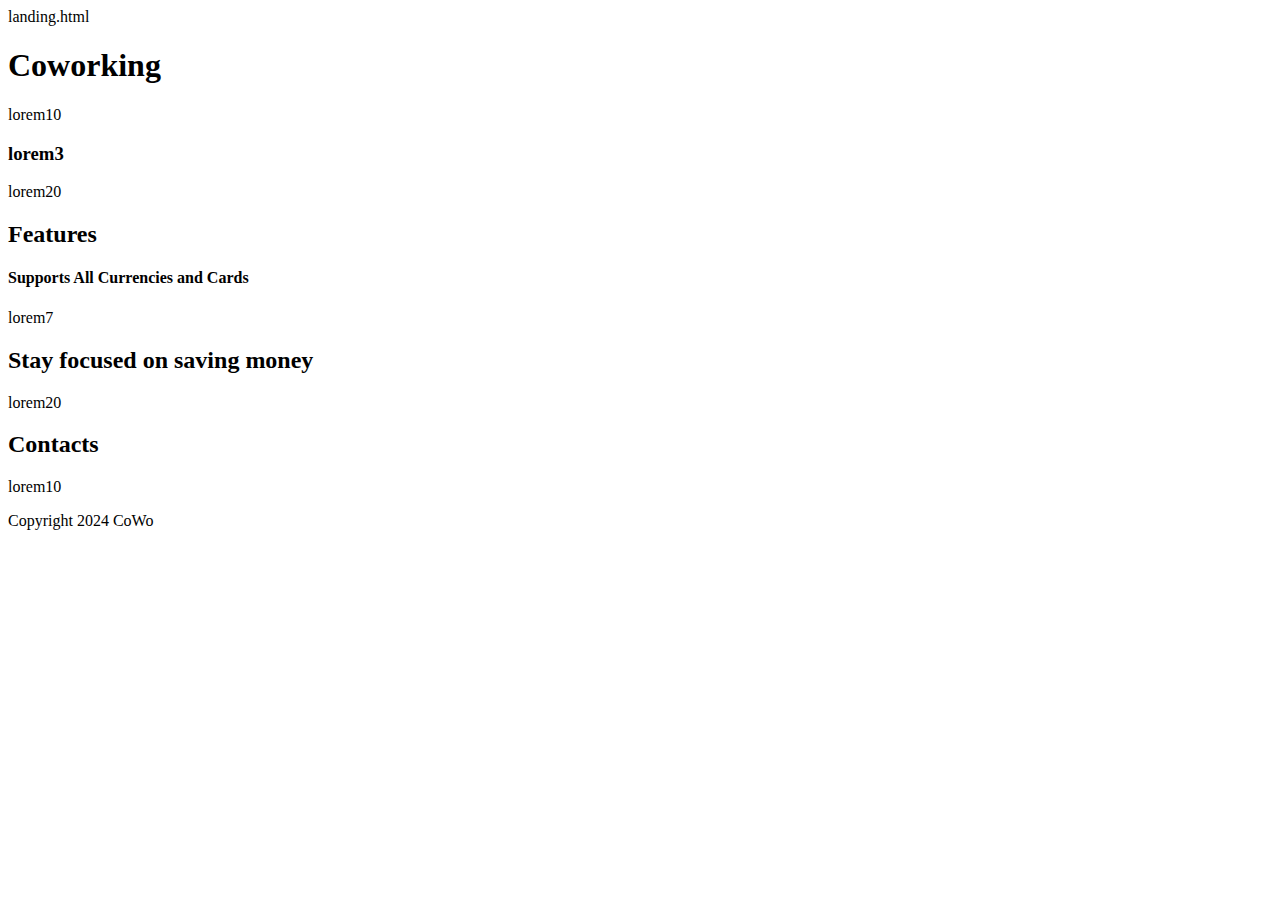
<file: landing.html>
landing.html
<!DOCTYPE html>
<html lang="en">
<head>
    <meta charset="UTF-8">
    <meta name="viewport" content="width=device-width, initial-scale=1.0">
    <title>Document</title>
</head>
<body>
    <h1>Coworking</h1>
    <p>lorem10</p>
    <h3>lorem3</h3>
    <p>lorem20</p>
    <h2>Features</h2>
    <h4>Supports All Currencies and Cards</h4>
    <p>lorem7</p>
    <h2>Stay focused on saving money</h2>
    <p>lorem20</p>
    <h2>Contacts</h2>
    <p>lorem10</p>
    <p>Copyright 2024 CoWo</p>
</body>
</html>
</file>
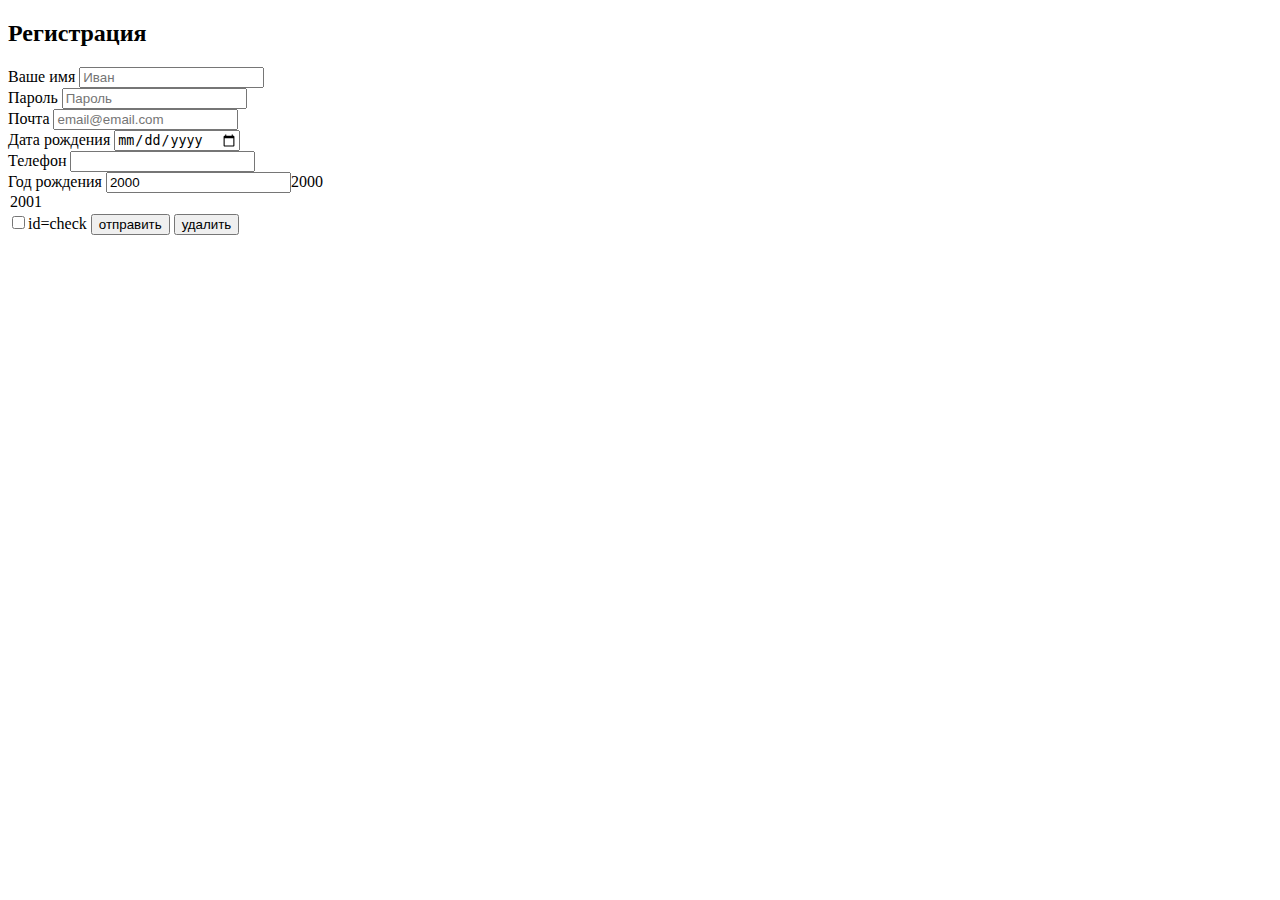
<file: reg.html>
<!DOCTYPE html>
<html lang="en">
<head>
    <meta charset="UTF-8">
    <meta name="viewport" content="width=, initial-scale=1.0">
    <title>Document</title>
</head>
<body>
    <form action="#">
<h2>Регистрация</h2>
Ваше имя <input type="text" placeholder="Иван"><br>
Пароль <input type="password" placeholder="Пароль"><br>
Почта <input type="email" placeholder="email@email.com"><br>
Дата рождения <input type="date"><br>
Телефон <input type="number"><br>
Год рождения <input type id=""  
aria-selected=""
<option value="2000">2000</option>
<option value="2001">2001</option>
<input type="checkbox">id=check
<label for="check"br
Согласен с условиями <br>
<button type="submit">отправить</button>
<button type="reset">удалить</button>
</body>
</html>
</file>
<file: style.css>
@import url("https://fonts.googleapis.com/css2?family=Montserrat:ital,wght@0,100..900;1,100..900&display=swap");
* {
  margin: 0;
  padding: 0;
  box-sizing: border-box;
}

ul {
  list-style: none;
}

a {
  text-decoration: none;
  color: inherit;
}

a:hover {
  text-decoration: underline;
}

body {
  font-family: "Montserrat", sans-serif;
}

input,
select,
button {
  font-family: "Montserrat", sans-serif;
}

.header {
  background-image: url(img/header.png);
  padding-bottom: 335px;
  background-color: grey;
  background-size: cover;
  background-position: center;
  background-repeat: none;
  color: #fff;
}
.header__center {
  max-width: 1200px;
  margin: 0 auto;
}
.header__menu {
  padding: 18px 0;
  display: flex;
  flex-wrap: wrap;
  justify-content: space-between;
  align-items: center;
  border-bottom: 1px solid rgba(255, 255, 255, 0.4392156863);
}
.header__logo {
  width: 198px;
}
.header__input {
  max-width: 288px;
  padding: 0 32px;
  border: 1px solid #fff;
  outline: none;
  background: transparent;
  border-radius: 20px;
  height: 41px;
}
.header__input::-moz-placeholder {
  color: #fff;
}
.header__input::placeholder {
  color: #fff;
}
.header__nav {
  display: flex;
  gap: 32px;
  color: #fff;
}
.header__link {
  font-size: 16px;
  font-weight: 400;
}
.header__title {
  color: #fff;
  max-width: 760px;
  margin-top: 64px;
  margin-bottom: 16px;
  font-size: 64px;
  font-weight: 600;
}
.header__info {
  margin-bottom: 16px;
  font-size: 24px;
  font-weight: 400;
  color: #fff;
}

.header__cart-wrapper {
  position: relative;
}

.header__cart-wrapper:hover .cart-modal,
.header__cart-wrapper:focus-within .cart-modal {
  display: block;
}

.cart-modal {
  display: none;
  position: absolute;
  top: 100%;
  right: 0;
  min-width: 260px;
  background: #ffffff;
  border: 1px solid #e5e5e5;
  box-shadow: 0 4px 16px rgba(0, 0, 0, 0.08);
  z-index: 10;
  padding: 16px;
  border-radius: 8px;
}
.cart-modal__title {
  font-weight: 600;
  margin-bottom: 12px;
}
.cart-modal__item {
  display: flex;
  align-items: center;
  gap: 12px;
  margin-bottom: 10px;
  background-color: #d2d2d2;
}
.cart-modal__img {
  width: 48px;
  height: 48px;
  -o-object-fit: cover;
     object-fit: cover;
  border-radius: 4px;
}
.cart-modal__name {
  font-size: 15px;
}
.cart-modal__price {
  font-size: 14px;
  color: #888;
}
.cart-modal__btn {
  display: block;
  margin-top: 12px;
  text-align: center;
  background: #c7c6c6;
  color: #fff;
  padding: 8px 0;
  border-radius: 20px;
  text-decoration: none;
  font-weight: 500;
}

.menu-mobile {
  display: none;
}

.main {
  max-width: 1200px;
  margin: 0 auto;
}

.area__title {
  font-weight: 600;
  font-size: 48px;
  margin-bottom: 32px;
}
.area__content {
  margin-top: 32px;
  display: grid;
  gap: 32px;
  grid-template-columns: repeat(12, 1fr);
}
.area__item {
  display: flex;
  flex-wrap: wrap;
  align-content: space-around;
  justify-content: center;
}
.area__item-big {
  display: flex;
  flex-wrap: wrap;
  align-content: space-around;
  justify-content: center;
  grid-column: span 6;
}
.area__name {
  font-family: "Montserrat", sans-serif;
  color: white;
  font-weight: 600;
  font-size: 34px;
  text-transform: uppercase;
}
.area__rest {
  background-image: url(img/for1.jpg);
  height: 415px;
}
.area__work {
  background-image: url(img/for2.jpg);
  height: 415px;
}
.area__kitchen {
  grid-column: span 4;
  background-image: url(img/for3.jpg);
  height: 415px;
}
.area__children {
  grid-column: span 4;
  background-image: url(img/for4.jpg);
  height: 415px;
}
.area__bathroom {
  grid-column: span 4;
  background-image: url(img/for5.jpg);
  height: 415px;
}

.product .bags {
  display: none;
  position: absolute;
  top: 16px;
  right: 16px;
  z-index: 2;
}

.product {
  position: relative;
}

.product:hover .bags {
  display: flex;
  flex-direction: row;
  gap: 8px;
}

.specialties__title {
  font-style: normal;
  margin-top: 64px;
  margin-bottom: 32px;
  font-size: 48px;
  font-weight: 600;
  line-height: 59px;
  color: black;
}
.specialties__content {
  display: flex;
  flex-wrap: wrap;
  justify-content: space-between;
  -moz-column-gap: 32px;
  column-gap: 32px;
  row-gap: 48px;
}

.product {
  flex: 1 1 calc(33.3% - 32px);
  max-width: 378px;
}
.product__title {
  margin: 10px 0;
  font-weight: 500;
  font-size: 24px;
}
.product__text {
  color: #888888;
  font-size: 14px;
  margin-bottom: 10px;
}
.product__box-price {
  display: flex;
}
.product .price {
  font-size: 24px;
  font-weight: 500;
}
.product .price-sale {
  margin-left: 32px;
  font-weight: 500;
  font-size: 24px;
  color: #888888;
  text-decoration: line-through;
}

.catalog {
  margin-top: 64px;
}
.catalog__title {
  font-weight: 600;
  font-size: 48px;
  margin-bottom: 32px;
}
.catalog__content {
  display: flex;
  flex-wrap: wrap;
  -moz-column-gap: 32px;
  column-gap: 32px;
  row-gap: 48px;
  margin-bottom: 31px;
}
.catalog__link {
  font-weight: 400;
  font-size: 16px;
  color: black;
  text-decoration: underline;
}

.footer {
  margin-top: 64px;
  background-color: rgb(247, 246, 246);
}
.footer__content {
  max-width: 1200px;
  margin: 0 auto;
  margin-top: 30px;
  display: flex;
  justify-content: space-between;
  flex-wrap: wrap;
}
.footer__logo {
  margin-top: 30px;
  margin-bottom: 30px;
  width: 265px;
  height: 130px;
}
.footer__icons {
  display: flex;
  margin-top: 12px;
  flex-direction: row;
  justify-content: flex-start;
  gap: 12px;
}
.footer__nav {
  display: flex;
  flex-direction: column;
  margin-top: 30px;
  align-items: flex-start;
}
.footer__title {
  display: block;
  margin-bottom: 15px;
  font-style: "Montserrat", sans-serif;
  font-size: 24px;
  font-weight: 500;
  color: black;
}
.footer__nav-link {
  display: block;
  margin-bottom: 12px;
  font-style: normal;
  font-size: 14px;
  font-weight: 500;
  color: #888888;
}
.footer__info {
  margin-top: 30px;
  padding-bottom: 53px;
  display: flex;
  justify-content: flex-start;
  gap: 12px;
}
.footer__contacts {
  font-style: normal;
  font-size: 14px;
  font-weight: 500;
  line-height: 17px;
  color: #888888;
}
.footer__form {
  width: 260px;
  margin-top: 30px;
  display: flex;
  flex-direction: column;
  align-items: center;
}
.footer__text {
  font-size: 12px;
  font-weight: 400;
}
.footer__input {
  margin-top: 10px;
  padding-left: 23px;
  width: 100%;
  height: 41px;
  font-style: "Montserrat", sans-serif;
  border-radius: 16px;
  color: #c4c4c4;
  border: 1px solid rgba(128, 128, 128, 0.156);
}
.footer__button {
  margin-top: 8px;
  background: rgba(222, 215, 215, 0.41);
  border: 1px solid #fff;
  width: 100%;
  height: 41px;
  font-style: "Montserrat", sans-serif;
  border-radius: 16px;
  cursor: pointer;
  transition: background 0.4s, color 0.4s;
}
.footer .footer__button:hover,
.footer .footer__button:focus {
  filter: brightness(1.3);
}

.header__cart {
  background-image: url(img/cart.png);
  padding-bottom: 35px;
}

.cart {
  display: grid;
  grid-template-columns: repeat(12, 1fr);
  gap: 32px;
  margin-top: 64px;
}
.cart__name-box {
  display: flex;
  justify-content: space-between;
  padding-bottom: 14px;
}
.cart__item {
  border-top: 0.5px solid rgb(202, 205, 216);
  padding-top: 25px;
  padding-bottom: 32px;
  display: flex;
  justify-content: space-between;
  align-items: flex-start;
}
.cart__left {
  display: flex;
  gap: 32px;
}
.cart__info {
  width: 276px;
  display: flex;
  flex-direction: column;
  gap: 16px;
}
.cart__info-title {
  font-weight: 400;
  font-size: 24px;
  line-height: 100%;
}
.cart__info-text {
  color: rgb(136, 136, 136);
  font-size: 14px;
  font-weight: 400;
  line-height: 17px;
  text-align: left;
}
.cart__info-price {
  font-weight: 500;
  font-size: 16px;
}
.cart__link-box {
  display: flex;
  justify-content: space-between;
  gap: 24px;
  text-decoration: underline;
  font-weight: 400;
  font-size: 14px;
  text-align: center;
}
.cart__input {
  width: 71px;
  height: 51px;
  border-radius: 6px;
  background: rgb(247, 246, 246);
  border: none;
  outline: none;
  -moz-text-align-last: center;
       text-align-last: center;
}
.cart__form {
  border-radius: 20px;
  background: rgb(247, 246, 246);
  height: 556px;
  grid-column: span 4;
  display: flex;
  flex-direction: column;
  flex-wrap: wrap;
  align-content: space-between;
  justify-content: space-between;
  align-items: center;
  padding: 42px 0 148px 0;
}
.cart__form-title {
  font-weight: 700;
  font-size: 24px;
  text-align: center;
}
.cart__form-item {
  background-color: transparent;
  border: none;
  outline: none;
  border-bottom: 0.5px solid rgb(202, 205, 216);
  max-width: 288px;
  width: 100%;
  margin: 0 64px 0 27px;
  padding: 5px 0;
  font-size: 14px;
  font-weight: 400;
  text-align: left;
  -webkit-appearance: none;
     -moz-appearance: none;
          appearance: none;
  color: rgb(0, 0, 0);
}
.cart__form-price {
  font-weight: 400;
  font-size: 24px;
  text-align: center;
}
.cart__form-sum {
  font-weight: 500;
  font-size: 24px;
  text-align: center;
}
.cart__form-btn {
  font-style: inherit;
  border-radius: 20px;
  width: 290px;
  height: 41px;
  cursor: pointer;
  transition: filter 0.3s, background 0.3s, color 0.3s;
}
.cart__content {
  grid-column: span 8;
}
.cart__content-btn {
  border: 1px solid rgb(0, 0, 0);
  border-radius: 50px;
  width: 200px;
  height: 37px;
  background-color: transparent;
  cursor: pointer;
  transition: filter 0.3s, background 0.3s, color 0.3s;
}
.cart__content-btn2 {
  border: 1px solid rgb(0, 0, 0);
  border-radius: 50px;
  width: 200px;
  height: 37px;
  background-color: transparent;
  cursor: pointer;
  transition: filter 0.3s, background 0.3s, color 0.3s;
}
.cart .cart__form-btn:hover,
.cart .cart__form-btn:focus .cart__content-btn:hover,
.cart .cart__content-btn:focus {
  filter: brightness(1.3);
}

.header__catalog {
  background-image: url(img/catalog.png);
  padding-bottom: 35px;
}

.header__title {
  align-items: flex-start;
}

.main {
  max-width: 1200px;
  margin: 0 auto;
  margin-top: 64px;
}
.main__nav {
  display: flex;
  gap: 10px;
  flex-direction: row;
  flex-wrap: wrap;
  justify-content: space-between;
  align-items: center;
}
.main__link {
  margin-bottom: 51px;
  display: flex;
  gap: 10px;
  font-size: 16px;
}
.main__link-bottom {
  font-size: 16px;
  font-weight: 400;
  text-decoration: underline;
}
.main__select {
  margin-bottom: 46px;
  display: flex;
  gap: 10px;
}
.main__select .main__select-button {
  z-index: 2;
  position: relative;
}
.main__select-button-options {
  background-color: #fff;
  position: absolute;
  z-index: 3;
  box-shadow: 0px 4px 67px -12px rgba(0, 0, 0, 0.2);
  background: #fff;
  width: 540px;
  height: 552px;
  transform: translate(-67%, 52px);
  padding: 40px 48px;
}
.main__select-item {
  background-image: url(svg/Polygon\ 1.svg);
  background-repeat: no-repeat;
  background-position: 90% 50%;
  height: 40px;
  padding: 0 50px 0 23px;
  border-radius: 20px;
  -webkit-appearance: none;
     -moz-appearance: none;
          appearance: none;
  font-size: 16px;
  font-weight: 500;
}
.main__select-item.select-item2 {
  font-weight: 400;
}
.main__catalog {
  display: flex;
  flex-wrap: wrap;
  -moz-column-gap: 32px;
       column-gap: 32px;
  row-gap: 48px;
  margin-bottom: 32px;
}
.main__form {
  display: flex;
  flex-wrap: wrap;
  -moz-column-gap: 64px;
       column-gap: 64px;
}
.main__form-button {
  height: 40px;
  border: 1px solid black;
  border-radius: 20px;
  outline: none;
  font: inherit;
  background-color: white;
  font-weight: 400;
  max-width: 190px;
  width: 100%;
  margin-top: 40px;
  margin-left: auto;
}
.main__form-box {
  display: flex;
  flex-direction: column;
  row-gap: 32px;
  -moz-column-gap: 32px;
       column-gap: 32px;
  width: 190px;
}
.main__fieldset {
  width: 190px;
  display: flex;
  flex-direction: column;
  gap: 14px;
  border: none;
}
.main__fieldset-color {
  display: flex;
  flex-wrap: wrap;
  border: none;
  width: 100%;
}
.main__fieldset-color .main__checkbox-color {
  display: flex;
  flex-wrap: wrap;
  gap: 14px;
  margin: 0;
  padding: 0;
}
.main__fieldset-color .main__checkbox-color div {
  width: 14px;
  height: 14px;
}
.main__checkbox {
  display: flex;
  flex-wrap: wrap;
  gap: 14px;
}
.main__legend {
  font-weight: 500;
  margin-bottom: 16px;
}
.main .main__label,
.main .main__checkbox-label,
.main .main__range-price {
  font-size: 14px;
}
.main input[type=checkbox] {
  display: none;
}
.main input[type=checkbox] + label {
  position: relative;
  display: block;
  cursor: pointer;
  margin: 0;
  padding: 0;
  padding-left: 29px;
}
.main input[type=checkbox] + label::before {
  content: "";
  position: absolute;
  left: 0;
  top: 0;
  width: 14px;
  height: 14px;
  border: 1px solid #000;
  background: #fff;
}
.main input[type=checkbox]:checked + label::after {
  content: url(svg/Vector1.svg);
  position: absolute;
  left: 3px;
  top: -3px;
  width: 14px;
  height: 14px;
}
.main input[type=checkbox] .main__checkbox-color + label {
  padding: 0;
  width: 14px;
  height: 14px;
}
.main #black:checked + label::after {
  content: url(svg/Vector-white.svg);
  position: absolute;
  left: 3px;
  top: -3px;
  width: 14px;
  height: 14px;
}
.main #white + label::before {
  background: #fff;
}
.main #black + label::before {
  background: #000;
}
.main #gray + label::before {
  background: #888888;
}
.main #red + label::before {
  background: #ff0000;
}
.main #orange + label::before {
  background: #ff7a41;
}
.main #yellow + label::before {
  background: #f2cb01;
}
.main #green + label::before {
  background: #00bf2a;
}
.main #mint + label::before {
  background: #1ccc97;
}
.main #lightblue + label::before {
  background: #009fe3;
}
.main #blue + label::before {
  background: #000af8;
}
.main #lilac + label::before {
  background: #6710d6;
}
.main #violette + label::before {
  background: #9d0db5;
}
.main #lightpurple + label::before {
  background: #d89aff;
}
.main #pink + label::before {
  background: #ff65a6;
}
.main input[type=radio] {
  display: none;
}
.main input[type=radio] + label {
  position: relative;
  padding-left: 25px;
  cursor: pointer;
}
.main input[type=radio] + label::before {
  content: " ";
  position: absolute;
  z-index: 3;
  border: 1px solid #000;
  width: 14px;
  height: 14px;
  border-radius: 50%;
  left: 0;
}
.main input[type=radio]:checked + label::after {
  content: url(svg/Vector1.svg);
  position: absolute;
  z-index: 3;
  width: 14px;
  height: 14px;
  left: 4px;
  transform: translateY(-2px);
}

.main__range {
  position: relative;
}

.range__input {
  width: 190px;
  height: 10px;
  overflow: hidden;
  outline: none;
}

input[type=range] {
  position: absolute;
  width: 100%;
  height: 1px;
  background: black;
  -moz-appearance: none;
       appearance: none;
  -webkit-appearance: none;
}
input[type=range]::-webkit-slider-thumb {
  pointer-events: all;
  width: 8px;
  height: 8px;
  background: black;
  border-radius: 25px;
  border: 1px solid #000;
  cursor: pointer;
  -webkit-appearance: none;
  margin-top: -4px;
}
input[type=range]::-moz-range-thumb {
  pointer-events: all;
  width: 8px;
  height: 8px;
  background: black;
  border-radius: 25px;
  cursor: pointer;
}
input[type=range]::-webkit-slider-runnable-track {
  background: black;
  height: 2px;
}

.main__range-price {
  display: flex;
  gap: 15px;
}

@media (max-width: 1224px) {
  .header__center {
    padding-left: 24px;
    padding-right: 24px;
  }
  .main {
    margin-left: 24px;
    margin-right: 24px;
  }
  .main__catalog {
    justify-content: center;
  }
  .area {
    justify-content: center;
  }
  .area__item {
    height: 268px;
  }
  .specialties__content {
    justify-content: center;
    -moz-column-gap: 29px;
         column-gap: 29px;
    row-gap: 39px;
  }
  .spesialties__title {
    margin-left: 24px;
  }
  .catalog__content {
    justify-content: center;
  }
  .footer__content {
    padding-left: 24px;
    padding-right: 24px;
  }
  .footer__logo {
    display: none;
  }
  .cart {
    display: flex;
    flex-direction: column;
    gap: 64px;
  }
  .cart__buttons {
    display: flex;
    gap: 7px;
  }
  .cart__content-btn2 {
    background-color: #000;
    color: #fff;
    border: 1px solid #000;
  }
  .cart__content,
  .cart__form {
    grid-column: auto;
    width: 100%;
    max-width: 376px;
  }
}
@media (min-width: 768px) and (max-width: 833px) {
  .header__center {
    max-width: 833px;
    min-width: 768px;
  }
  .header__menu {
    justify-content: space-between;
  }
  .product {
    flex: 1 1 calc(50% - 29px);
  }
}
@media (min-width: 350px) and (max-width: 767px) {
  .header__center {
    padding-left: 16px;
    padding-right: 16px;
  }
  .header__input {
    display: none;
  }
  .header__nav {
    display: none;
  }
  .header__logo {
    width: 99px;
  }
  .header__title {
    font-size: 48px;
    line-height: 59px;
    text-align: center;
  }
  .header__info {
    font-size: 16px;
    text-align: center;
  }
  .header__link {
    font-size: 14px;
    display: flex;
    flex-direction: column;
    align-items: center;
  }
  .menu-mobile {
    display: flex;
    align-items: center;
    gap: 32px;
  }
  .visually-hidden {
    position: absolute;
    width: 1px;
    height: 1px;
    margin: -1px;
    padding: 0;
    overflow: hidden;
    clip: rect(0, 0, 0, 0);
    border: 0;
  }
  .main {
    margin-left: 16px;
    margin-right: 16px;
  }
  .area__title {
    font-size: 24px;
    line-height: 29px;
  }
  .area__content {
    width: 100%;
    padding: 0;
    margin: 0;
    display: grid;
    grid-template-columns: repeat(4, 1fr);
  }
  .area__item, .area__item-big {
    grid-column: 1/-1;
    width: 100%;
    box-sizing: border-box;
  }
  .area__item {
    height: 375px;
  }
  .area__item-big {
    height: 244px;
  }
  .area__name {
    font-size: 28px;
  }
  .specialties__title {
    font-size: 24px;
    line-height: 29px;
    margin-top: 48px;
  }
  .product__title,
  .product .price,
  .product .price-sale {
    font-size: 18px;
    font-weight: 400;
  }
  .catalog__title {
    font-size: 24px;
    line-height: 29px;
  }
  .footer {
    margin-top: 32px;
  }
  .footer__content {
    justify-content: center;
    padding: 0 16px;
    gap: 30px;
  }
  .footer__form {
    padding-bottom: 33px;
    padding-top: 0;
  }
  .footer__nav {
    padding-right: 100px;
  }
  .main {
    margin-top: 32px;
  }
  .main__select {
    flex-direction: column;
    margin-bottom: 32px;
    align-items: center;
  }
  .main__select-button-options {
    display: block;
    width: 287px;
    height: 910px;
    margin-left: 500px;
    margin-right: 73px;
  }
  .main__form {
    -moz-column-gap: 64px;
    column-gap: 64px;
    flex-direction: column;
  }
  .main__form-box {
    padding-bottom: 32px;
  }
  .main__link {
    margin-bottom: 14px;
  }
  .main__catalog {
    row-gap: 32px;
  }
  .cart__name-box {
    display: none;
  }
  .cart__left-img {
    display: none;
  }
  .cart__info-title {
    font-size: 18px;
    font-weight: 500;
  }
  .cart__info-text {
    font-size: 12px;
    font-weight: 400;
  }
  .cart__info-price {
    font-size: 12px;
    font-weight: 500;
  }
  .cart__buttons {
    gap: 14px;
  }
}/*# sourceMappingURL=style.css.map */
</file>
